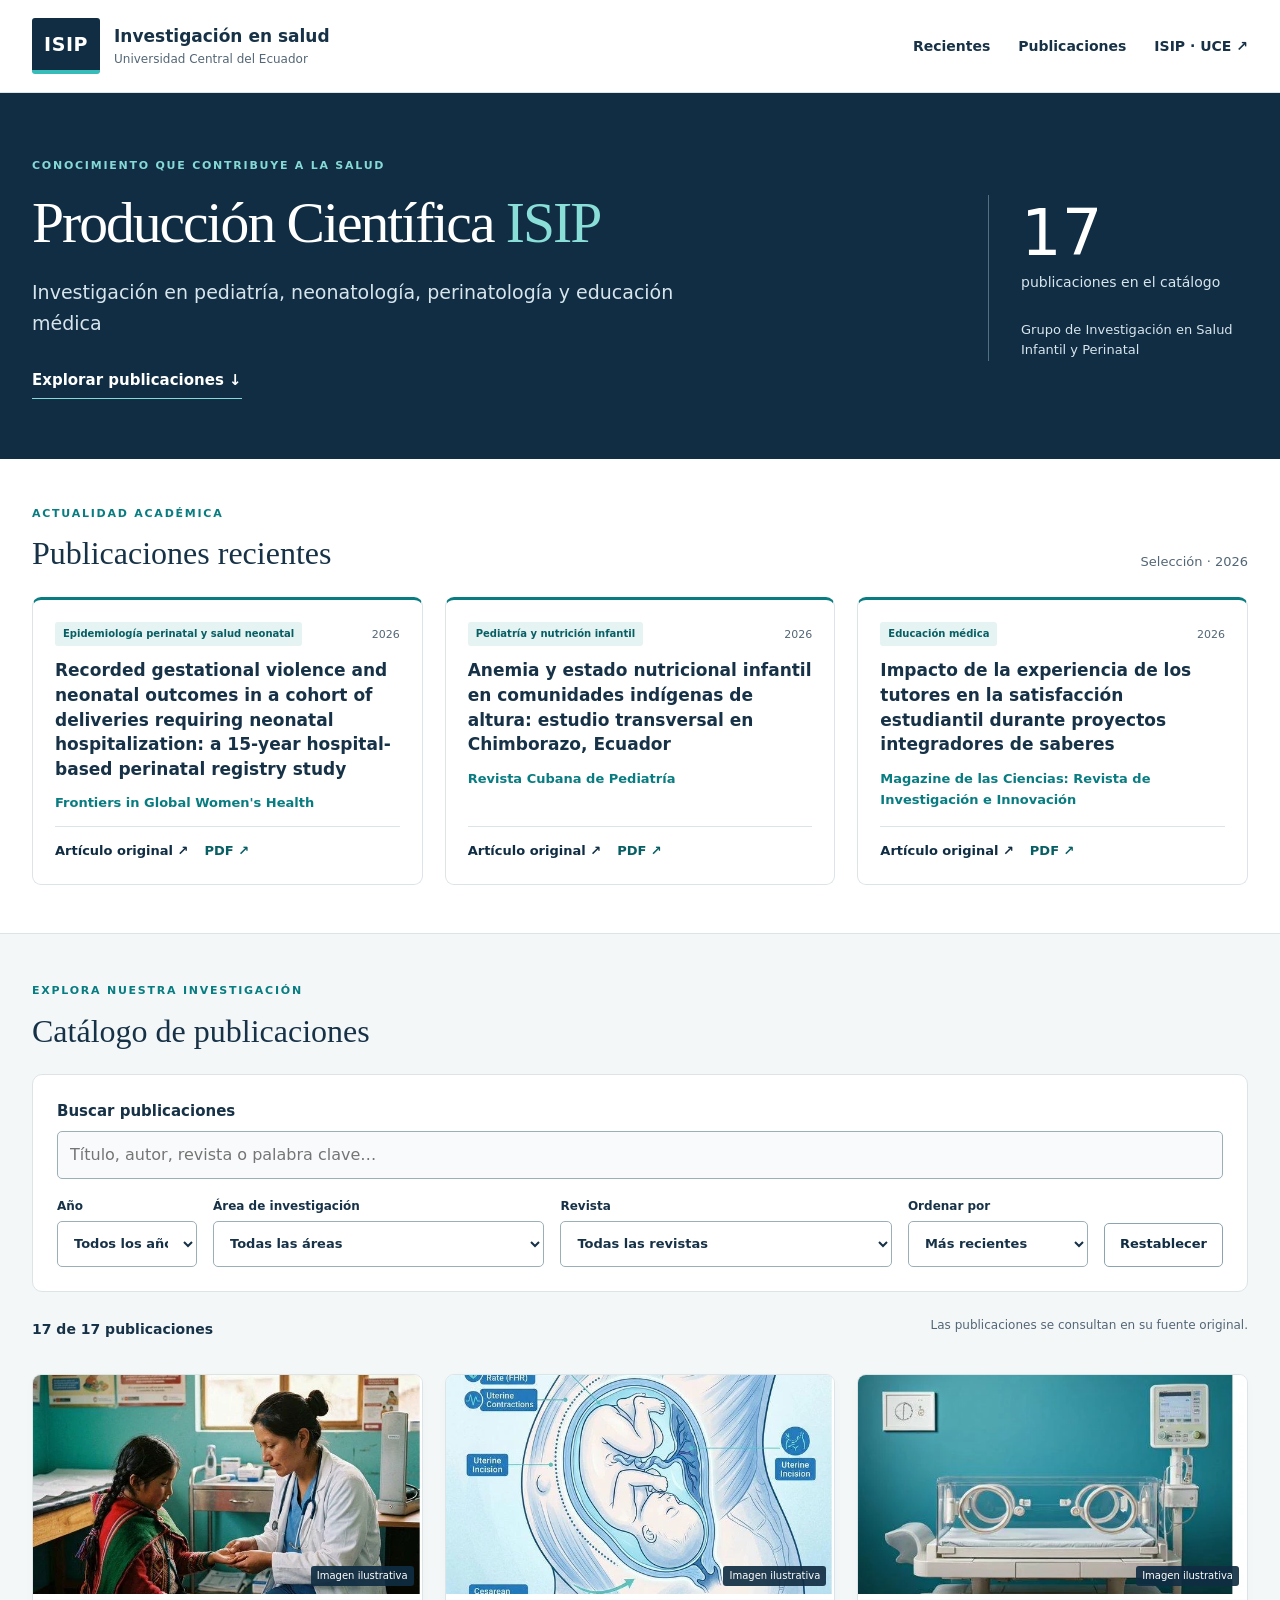
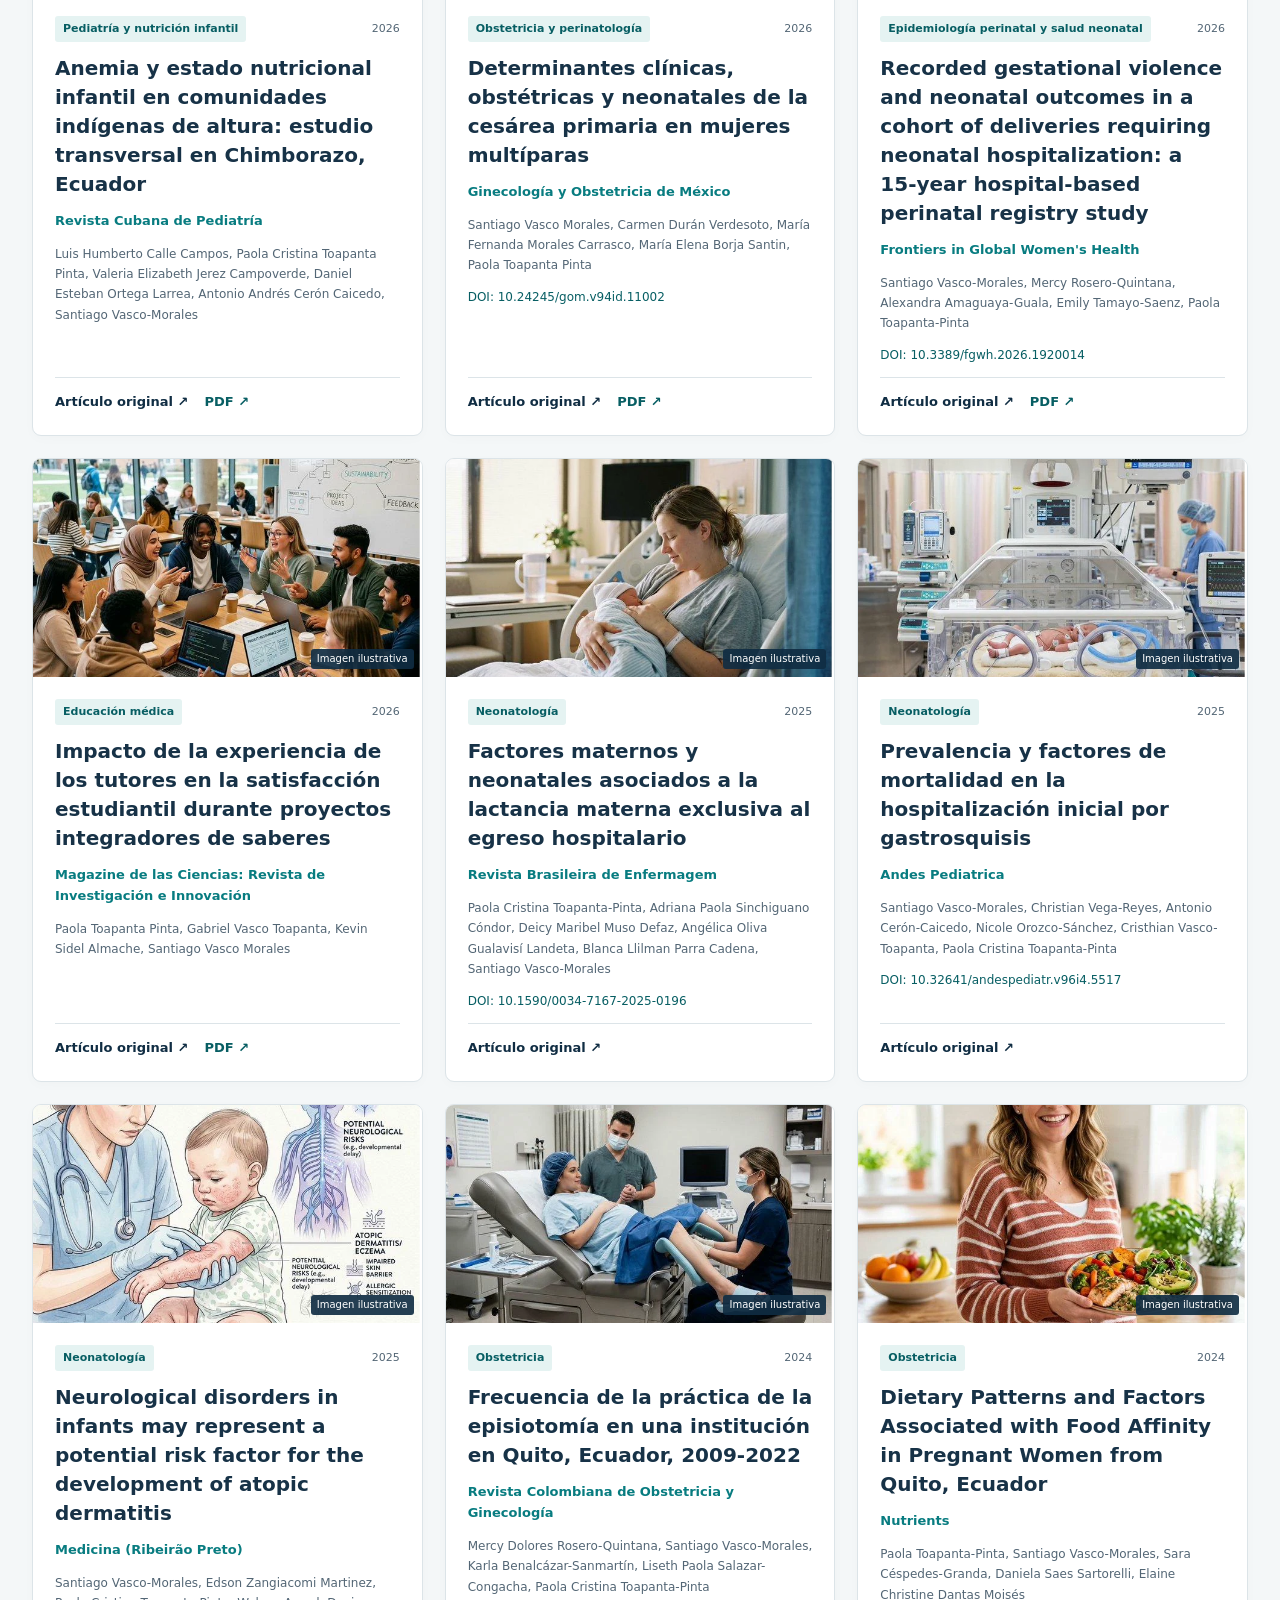
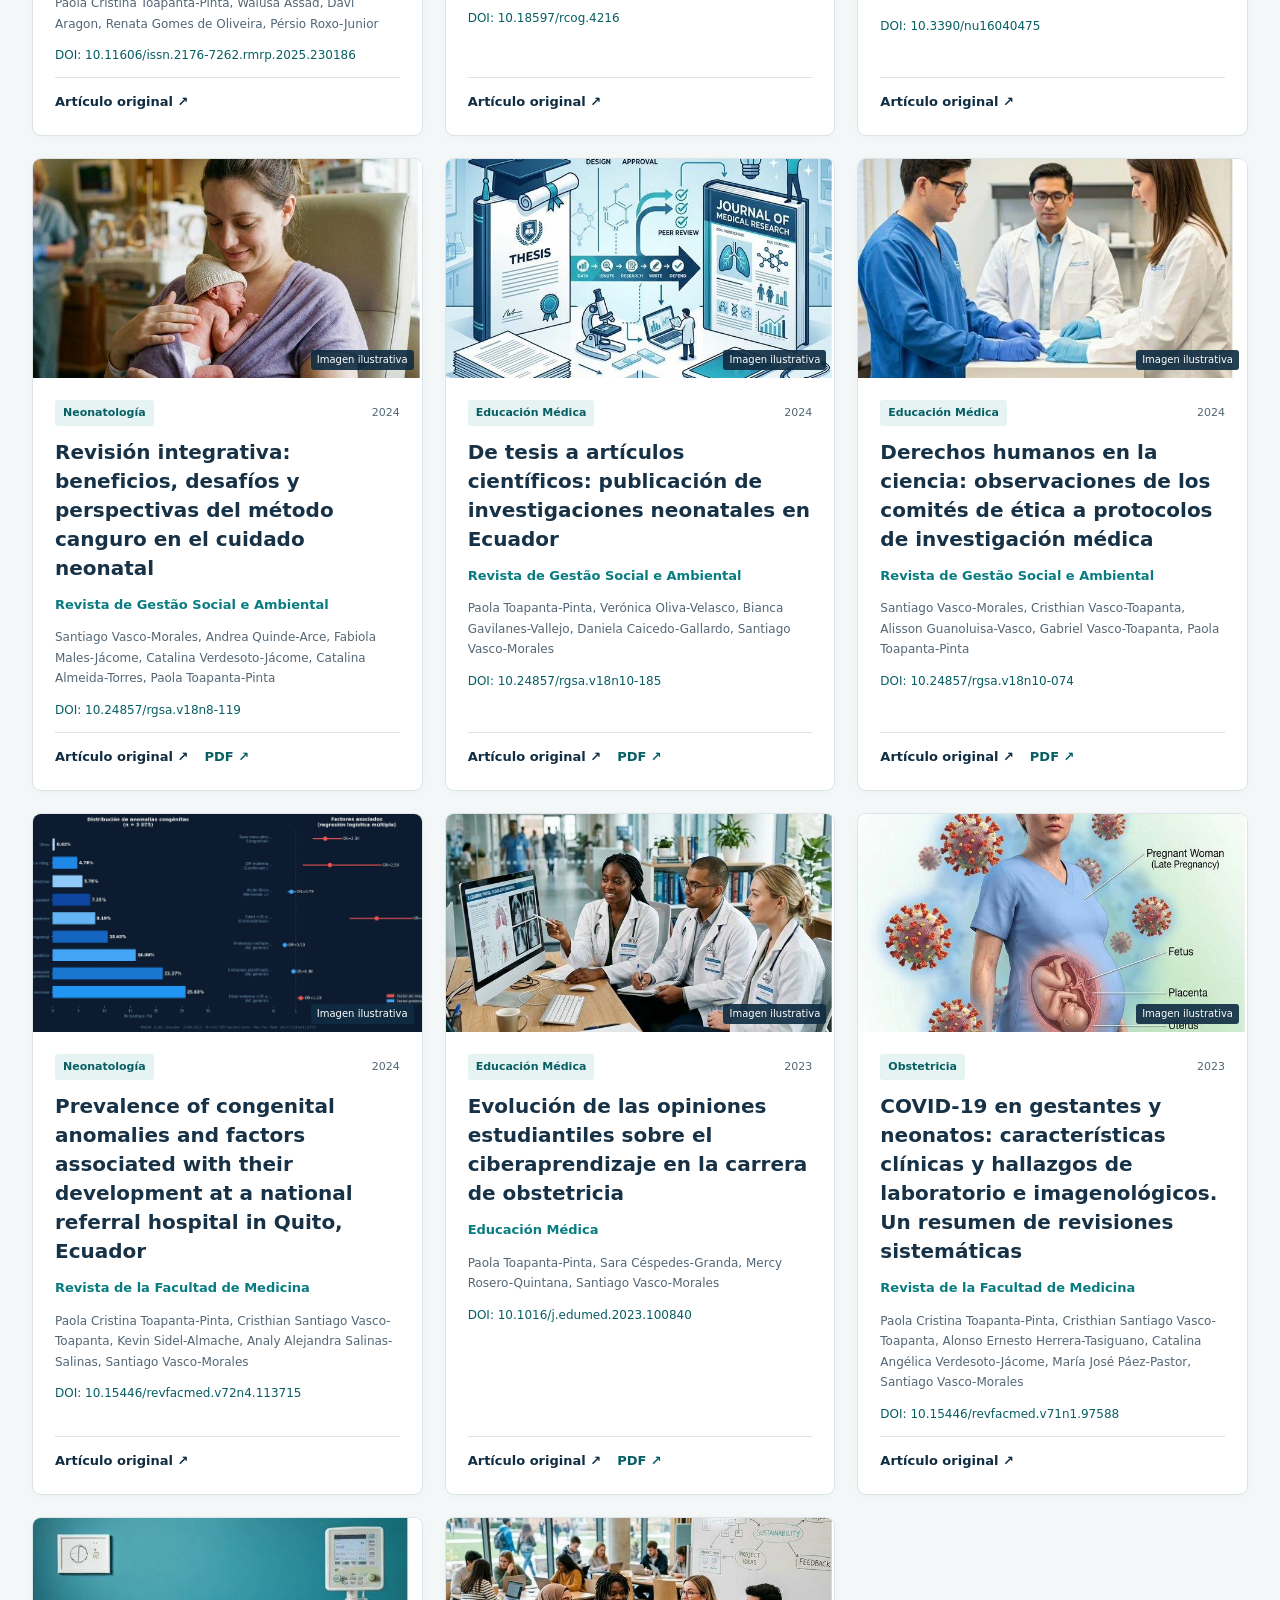
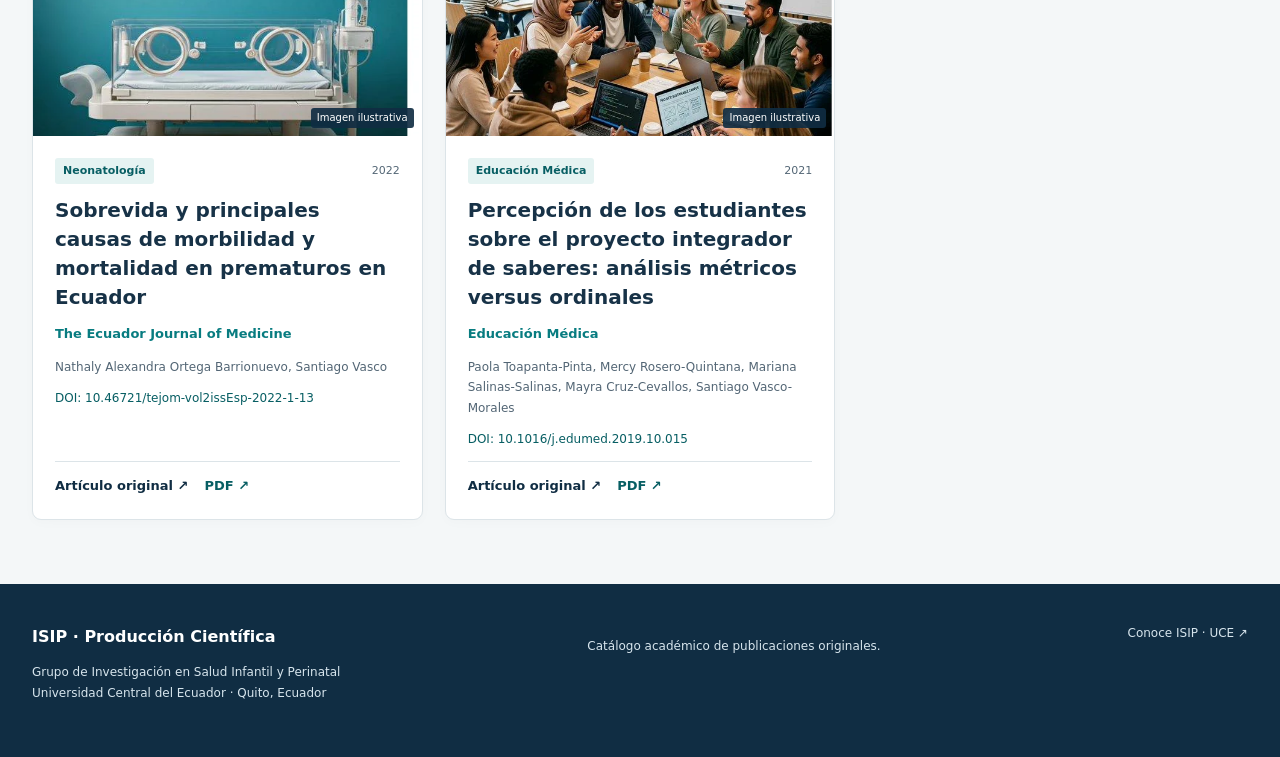
<file: index.html>
<!DOCTYPE html>
<html lang="es">
<head>
<meta charset="utf-8"><meta name="viewport" content="width=device-width,initial-scale=1">
<title>Producción Científica ISIP | Universidad Central del Ecuador</title>
<meta name="description" content="Publicaciones científicas de ISIP en pediatría, neonatología, perinatología y educación médica.">
<link rel="icon" type="image/svg+xml" href="assets/favicon.svg">
<link rel="stylesheet" href="css/styles.css">
<script src="js/articles.js" defer></script><script src="js/app.js" defer></script>
</head>
<body>
<a class="skip-link" href="#catalogo">Saltar al catálogo</a>
<header class="topbar"><div class="container topbar-inner">
<a class="brand" href="index.html"><span class="brand-mark">ISIP</span><span>Investigación en salud<small>Universidad Central del Ecuador</small></span></a>
<nav aria-label="Navegación principal"><a href="#recientes">Recientes</a><a href="#catalogo">Publicaciones</a><a href="https://www.uce.edu.ec/web/gisip/home" target="_blank" rel="noopener noreferrer">ISIP · UCE ↗</a></nav>
</div></header>
<main id="main">
<section class="hero"><div class="container hero-inner"><div><p class="eyebrow">CONOCIMIENTO QUE CONTRIBUYE A LA SALUD</p><h1>Producción Científica <span>ISIP</span></h1><p class="hero-description">Investigación en pediatría, neonatología, perinatología y educación médica</p><a class="hero-link" href="#catalogo">Explorar publicaciones ↓</a></div><aside class="hero-aside"><span class="hero-number" id="totalCount">17</span><span>publicaciones en el catálogo</span><p>Grupo de Investigación en Salud Infantil y Perinatal</p></aside></div></section>
<section class="container recent-section" id="recientes" aria-labelledby="recentTitle"><div class="section-heading"><div><p class="eyebrow">ACTUALIDAD ACADÉMICA</p><h2 id="recentTitle">Publicaciones recientes</h2></div><span>Selección · 2026</span></div><div id="recentGrid" class="recent-grid"></div></section>
<section class="catalog-section" id="catalogo" aria-labelledby="catalogTitle" tabindex="-1"><div class="container"><div class="section-heading"><div><p class="eyebrow">EXPLORA NUESTRA INVESTIGACIÓN</p><h2 id="catalogTitle">Catálogo de publicaciones</h2></div></div>
<form class="toolbar-card" id="searchForm" role="search"><label class="search-label" for="searchInput">Buscar publicaciones</label><input id="searchInput" type="search" placeholder="Título, autor, revista o palabra clave…">
<div class="filters"><label>Año<select id="yearFilter"><option value="">Todos los años</option></select></label><label>Área de investigación<select id="areaFilter"><option value="">Todas las áreas</option></select></label><label>Revista<select id="journalFilter"><option value="">Todas las revistas</option></select></label><label>Ordenar por<select id="sortOrder"><option value="newest">Más recientes</option><option value="oldest">Más antiguas</option><option value="title">Título: A–Z</option></select></label><button id="resetFilters" type="button" class="secondary">Restablecer</button></div>
</form><div class="stats"><p id="resultText" role="status" aria-live="polite"></p><p>Las publicaciones se consultan en su fuente original.</p></div>
<div id="grid" class="grid"></div><div id="empty" class="empty" hidden><h3>No encontramos publicaciones</h3><p>Prueba con otras palabras o restablece los filtros.</p><button id="emptyReset" class="secondary">Restablecer filtros</button></div><noscript>Activa JavaScript para buscar y consultar el catálogo de publicaciones.</noscript>
</div></section>
</main>
<dialog id="modal" aria-labelledby="dialogTitle"><div class="dialog-heading"><span id="modalCategory" class="badge"></span><button id="closeModal" aria-label="Cerrar detalles">×</button></div><div class="dialog-content"><h2 id="dialogTitle"></h2><p id="modalAuthors" class="authors"></p><p id="modalJournal"></p><p id="modalBibliography"></p><div class="detail-panels"><section class="panel"><h3>Enfoque</h3><p id="modalEnfoque"></p></section><section class="panel"><h3>Importancia</h3><p id="modalImportancia"></p></section></div><p id="metadataNote" class="metadata-note" hidden></p><p id="modalDoiRow">DOI: <a id="modalDoi" target="_blank" rel="noopener noreferrer"></a></p><div class="actions"><a id="modalSource" class="primary" target="_blank" rel="noopener noreferrer">Consultar artículo ↗</a><a id="modalPdf" class="secondary" target="_blank" rel="noopener noreferrer" hidden>Ver PDF ↗</a></div></div></dialog>
<footer class="footer"><div class="container footer-inner"><div><strong>ISIP · Producción Científica</strong><p>Grupo de Investigación en Salud Infantil y Perinatal<br>Universidad Central del Ecuador · Quito, Ecuador</p></div><p>Catálogo académico de publicaciones originales.</p><a href="https://www.uce.edu.ec/web/gisip/home" target="_blank" rel="noopener noreferrer">Conoce ISIP · UCE ↗</a></div></footer>
</body></html>
</file>
<file: css/styles.css>
:root{--navy:#102d43;--teal:#087c80;--text:#173247;--muted:#536675;--line:#dce4e8;--bg:#f4f7f8;--white:#fff;--max:1240px}
*{box-sizing:border-box}
html{scroll-behavior:smooth;scroll-padding-top:90px}
body{margin:0;background:var(--white);color:var(--text);font-family:Inter,system-ui,-apple-system,'Segoe UI',sans-serif;font-size:15px;line-height:1.6}
a{color:inherit;text-decoration:none}
button,input,select{font:inherit}
button,a,input,select{-webkit-tap-highlight-color:transparent}
button{cursor:pointer}
a:hover{text-decoration:underline}
button:focus-visible,a:focus-visible,input:focus-visible,select:focus-visible,[tabindex]:focus-visible{outline:3px solid #00868a;outline-offset:4px}
img{max-width:100%;display:block}
[hidden]{display:none!important}
.container{width:min(calc(100% - 64px),var(--max));margin:auto}
.skip-link{position:fixed;top:-100px;left:16px;background:white;padding:12px;z-index:100}
.skip-link:focus{top:12px}
.topbar{background:white;border-bottom:1px solid var(--line)}
.topbar-inner{min-height:92px;display:flex;justify-content:space-between;align-items:center;gap:24px}
.brand{display:flex;align-items:center;gap:14px;font-weight:700;font-size:17px}
.brand-mark{background:var(--navy);color:white;border-bottom:4px solid #37bcba;padding:11px 12px;font-size:19px;letter-spacing:.03em;border-radius:3px}
.brand small{display:block;font-size:12px;font-weight:400;color:var(--muted)}
nav{display:flex;gap:28px;font-size:14px;font-weight:600}
.hero{background:var(--navy);color:white;padding:64px 0 60px}
.hero-inner{display:grid;grid-template-columns:1fr 260px;gap:72px;align-items:center}
.eyebrow{font-size:11px;font-weight:750;letter-spacing:.16em;margin:0 0 12px;color:var(--teal)}
.hero .eyebrow{color:#85dad6}
h1{font-family:Georgia,'Times New Roman',serif;font-size:clamp(38px,4.5vw,64px);font-weight:400;line-height:1.12;letter-spacing:-.035em;margin:16px 0 22px;max-width:750px}
h1 span{color:#89ded8}
.hero-description{font-size:19px;line-height:1.65;color:#d7e5ed;max-width:650px;margin-bottom:28px}
.hero-link{display:inline-block;font-weight:600;border-bottom:1px solid #85dad6;padding-bottom:6px}
.hero-aside{border-left:1px solid #517181;padding-left:32px;color:#d7e5ed;font-size:14px}
.hero-number{display:block;font-size:64px;color:white;line-height:1.2;font-weight:350}
.hero-aside p{margin:26px 0 0;font-size:13px}
.recent-section{padding-top:46px;padding-bottom:48px}
.section-heading{display:flex;align-items:end;justify-content:space-between;gap:24px;margin-bottom:24px}
.section-heading h2{font-family:Georgia,serif;font-size:32px;line-height:1.2;font-weight:400;margin:0}
.section-heading>span{font-size:13px;color:var(--muted)}
.recent-grid,.grid{display:grid;grid-template-columns:repeat(3,minmax(0,1fr));gap:22px}
.recent-grid .card{border-top:3px solid var(--teal);box-shadow:none}
.recent-grid .title{font-size:17px}
.recent-grid .content{padding:22px}
.recent-grid .badge{font-size:10px}
.catalog-section{background:var(--bg);border-top:1px solid var(--line);padding:48px 0 64px}
.toolbar-card{padding:24px;background:white;border:1px solid var(--line);border-radius:10px}
.search-label{display:block;font-weight:600;margin-bottom:8px}
input,select{color:var(--text);background:#fff;border:1px solid #9bafb9;border-radius:5px;min-height:46px;padding:10px 12px;width:100%}
input[type=search]{font-size:16px;background:#f8fafb}
.filters{display:grid;grid-template-columns:140px 1fr 1fr 180px auto;gap:16px;align-items:end;margin-top:18px}
.filters label{font-size:12px;font-weight:650;min-width:0}
.filters select{display:block;margin-top:5px;font-size:13px}
.secondary,.primary{display:inline-flex;align-items:center;justify-content:center;min-height:44px;padding:9px 15px;border:1px solid #8ca4b0;border-radius:5px;background:white;color:var(--navy);font-weight:600;font-size:13px}
.primary{background:var(--navy);color:white;border-color:var(--navy)}
.stats{display:flex;justify-content:space-between;gap:20px;font-size:12px;color:var(--muted);margin:12px 0 20px}
#resultText{font-weight:650;color:var(--text);font-size:14px}
.card{background:white;border:1px solid var(--line);border-radius:9px;overflow:hidden;display:flex;flex-direction:column;box-shadow:0 3px 12px #102d4305}
.thumb{aspect-ratio:16/9;position:relative;background:#e1e9ec;overflow:hidden}
.thumb img{width:100%;height:100%;object-fit:cover}
.thumb>span{position:absolute;bottom:8px;right:8px;color:white;background:#102d43e8;padding:2px 6px;border-radius:3px;font-size:10px}
.content{padding:22px;display:flex;flex:1;flex-direction:column;gap:12px}
.card-meta{display:flex;gap:10px;align-items:start;justify-content:space-between}
.badge{color:#075e63;background:#e5f3f2;font-size:11px;line-height:1.45;font-weight:650;padding:5px 8px;border-radius:3px}
.year{font-size:11px;white-space:nowrap;color:var(--muted);padding-top:4px}
.title{font-size:20px;line-height:1.45;margin:0;font-weight:650}
.title-button{background:none;border:0;color:inherit;text-align:left;font:inherit;padding:0}
.title-button:hover{color:var(--teal)}
.journal{font-size:13px;color:var(--teal);font-weight:600;margin:0}
.authors{font-size:12px;color:var(--muted);line-height:1.7;margin:0}
.doi-link{font-size:12px;color:#075e63;overflow-wrap:anywhere}
.actions{margin-top:auto;padding-top:14px;border-top:1px solid var(--line);display:flex;flex-wrap:wrap;gap:16px;align-items:center;font-size:13px;font-weight:650}
.article-link{color:var(--navy)}
.pdf-link{color:#075e63}
.empty{text-align:center;padding:40px;border:1px dashed #9bafb9;background:white;border-radius:9px}
.footer{background:var(--navy);color:#d7e5ed;padding:40px 0;font-size:12px}
.footer-inner{display:flex;justify-content:space-between;gap:32px}
.footer strong{font-size:16px;color:white}
.footer p{line-height:1.8}
dialog{padding:0;width:min(850px,calc(100% - 32px));max-height:calc(100dvh - 48px);border:1px solid var(--line);border-radius:12px;color:var(--text);overflow:auto}
dialog::backdrop{background:#061b2dbb}
.dialog-heading{display:flex;align-items:center;justify-content:space-between;gap:20px;padding:20px 28px;border-bottom:1px solid var(--line)}
#closeModal{background:var(--navy);color:white;border:0;border-radius:5px;width:44px;height:44px;flex-shrink:0;font-size:26px}
.dialog-content{padding:28px}
.dialog-content h2{font-family:Georgia,serif;line-height:1.35;font-size:28px;margin:0 0 18px}
.detail-panels{display:grid;gap:16px;margin:24px 0}
.panel{padding:20px;background:var(--bg);border:1px solid var(--line);border-radius:6px}
.panel h3{margin:0 0 8px;font-size:16px}
.panel p{margin:0;font-size:14px}
.metadata-note{font-size:13px;background:#fff3d9;padding:16px}
#modalDoiRow{overflow-wrap:anywhere;font-size:13px}
#modalDoi{color:#075e63;text-decoration:underline}
@media(max-width:1050px){.filters{grid-template-columns:1fr 1fr}
.filters .secondary{justify-self:start}
.grid{grid-template-columns:repeat(2,minmax(0,1fr))}
.recent-grid{grid-template-columns:1fr 1fr}
.recent-grid .card:last-child{grid-column:1/-1}
.hero-inner{gap:32px;grid-template-columns:1fr 200px}
nav{gap:16px}
}
@media(max-width:650px){.container{width:calc(100% - 32px)}
.topbar-inner{padding:16px 0;align-items:start;flex-direction:column;gap:16px}
.brand{font-size:15px}
nav{width:100%;justify-content:space-between;font-size:12px}
.hero{padding:38px 0}
.hero-inner{grid-template-columns:1fr;gap:28px}
.hero-description{font-size:16px}
.hero-aside{display:none}
h1{font-size:42px}
.section-heading h2{font-size:27px}
.section-heading>span{display:none}
.recent-section{padding-top:32px;padding-bottom:32px}
.recent-grid,.grid{grid-template-columns:1fr}
.recent-grid .card:last-child{grid-column:auto}
.catalog-section{padding:32px 0}
.toolbar-card{padding:18px}
.filters{grid-template-columns:1fr;gap:12px}
.stats{display:block}
.stats p:last-child{font-size:11px}
.card-meta{flex-wrap:wrap}
.footer-inner{flex-direction:column;gap:12px}
.dialog-content,.dialog-heading{padding:18px}
.dialog-content h2{font-size:23px}
}
@media(prefers-reduced-motion:reduce){html{scroll-behavior:auto}
}
</file>
